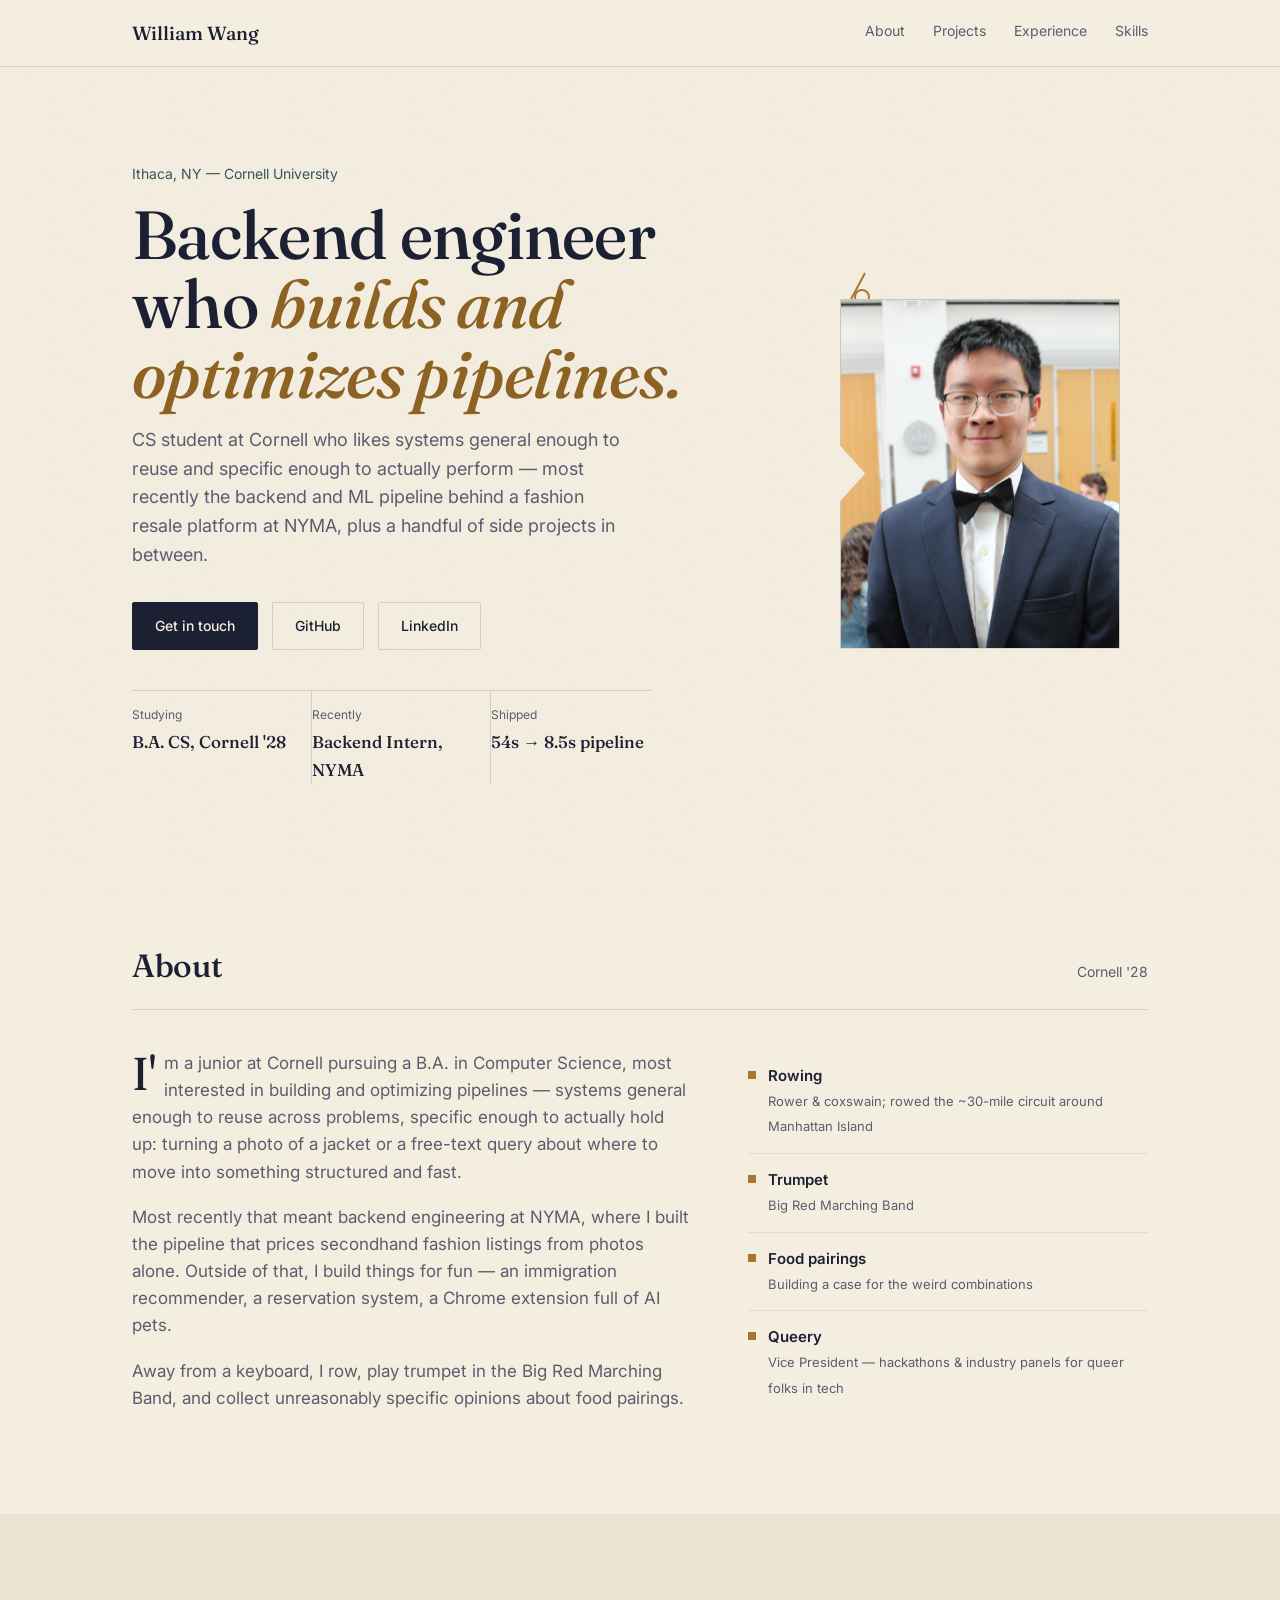
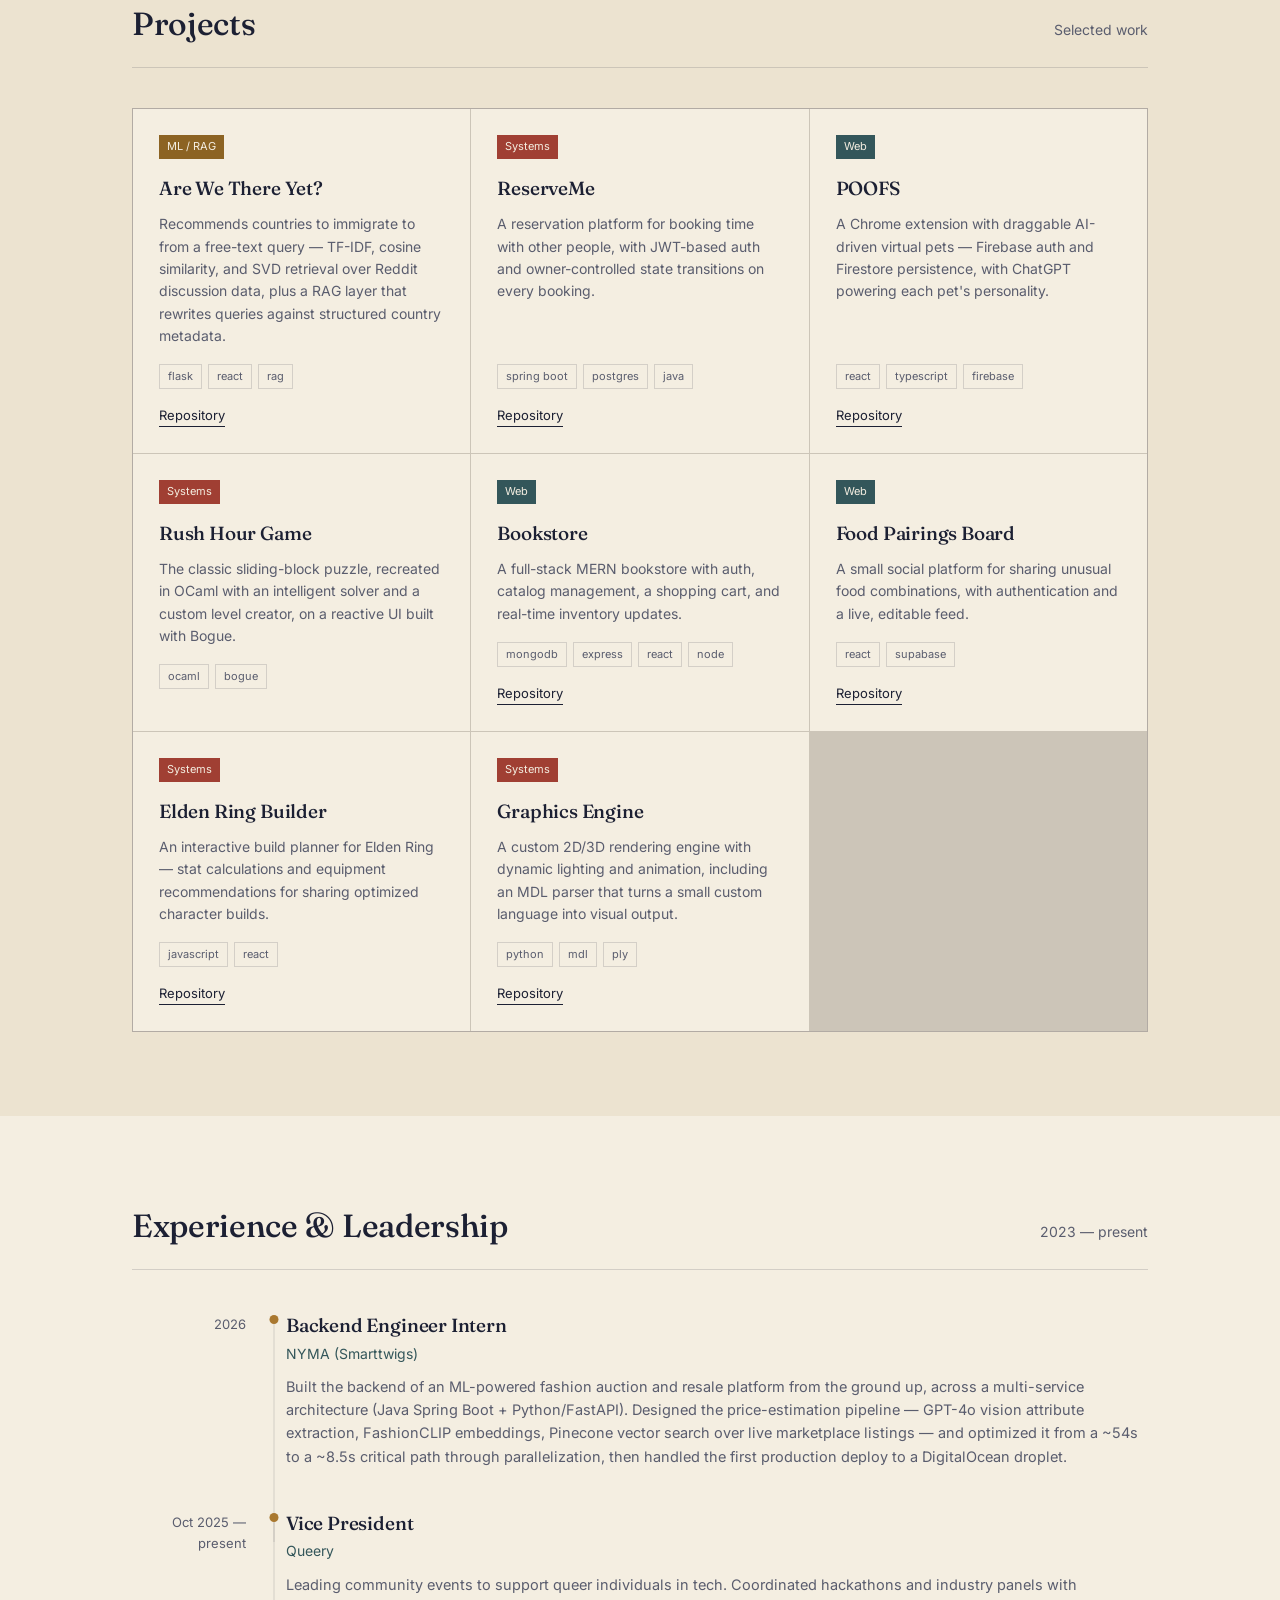
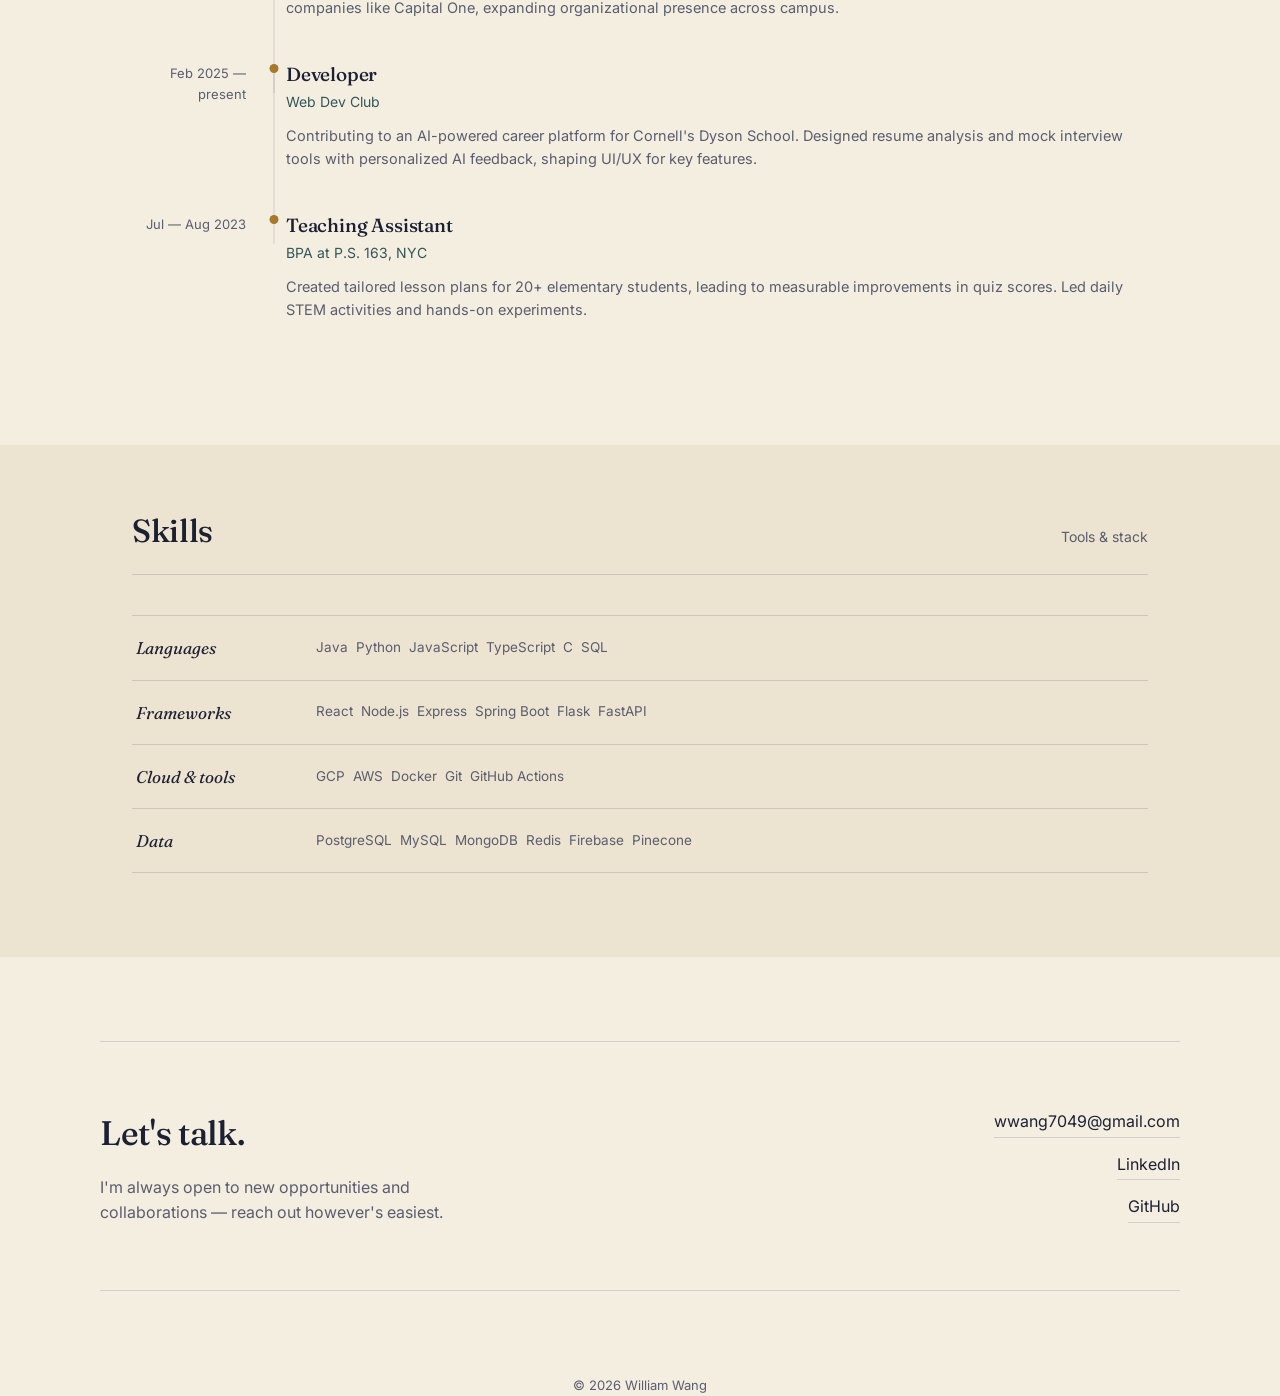
<file: index.html>
<!DOCTYPE html>
<html lang="en">
<head>
<meta charset="UTF-8" />
<meta name="viewport" content="width=device-width, initial-scale=1.0" />
<title>William Wang | Portfolio</title>
<link rel="preconnect" href="https://fonts.googleapis.com">
<link rel="preconnect" href="https://fonts.gstatic.com" crossorigin>
<link href="https://fonts.googleapis.com/css2?family=Fraunces:ital,opsz,wght@0,9..144,400;0,9..144,500;0,9..144,600;1,9..144,500&family=Inter:wght@400;500;600&display=swap" rel="stylesheet">
<style>
  :root {
    --paper: #F4EEE1;
    --paper-deep: #ECE3D0;
    --ink: #1C2033;
    --ink-soft: #5A5D6E;
    --brass: #A9782F;
    --brass-deep: #8C6323;
    --teal: #33565A;
    --thread: #A03F33;
    --line: rgba(28, 32, 51, 0.15);
    --line-soft: rgba(28, 32, 51, 0.08);
  }

  * { box-sizing: border-box; }

  html { scroll-behavior: smooth; }

  body {
    margin: 0;
    background: var(--paper);
    color: var(--ink);
    font-family: 'Inter', -apple-system, sans-serif;
    font-size: 16px;
    line-height: 1.6;
    position: relative;
  }

  /* subtle paper grain */
  body::before {
    content: '';
    position: fixed;
    inset: 0;
    z-index: 0;
    pointer-events: none;
    opacity: 0.045;
    mix-blend-mode: multiply;
    background-image: url("data:image/svg+xml;utf8,<svg xmlns='http://www.w3.org/2000/svg' width='120' height='120'><filter id='n'><feTurbulence type='fractalNoise' baseFrequency='0.9' numOctaves='2' stitchTiles='stitch'/></filter><rect width='100%25' height='100%25' filter='url(%23n)'/></svg>");
  }

  h1, h2, h3 {
    font-family: 'Fraunces', serif;
    font-weight: 500;
    margin: 0;
    color: var(--ink);
    letter-spacing: -0.01em;
  }

  a { color: inherit; text-decoration: none; }

  .wrap {
    max-width: 1080px;
    margin: 0 auto;
    padding: 0 32px;
    position: relative;
    z-index: 1;
  }

  :focus-visible {
    outline: 2px solid var(--brass);
    outline-offset: 3px;
  }

  /* ---------- NAV ---------- */
  nav {
    position: sticky;
    top: 0;
    z-index: 40;
    background: var(--paper);
    border-bottom: 1px solid var(--line);
  }
  .nav-inner {
    max-width: 1080px;
    margin: 0 auto;
    padding: 18px 32px;
    display: flex;
    justify-content: space-between;
    align-items: center;
  }
  .nav-mark {
    font-family: 'Fraunces', serif;
    font-size: 19px;
    font-weight: 500;
  }
  .nav-links { display: flex; gap: 28px; }
  .nav-links a {
    font-size: 14px;
    color: var(--ink-soft);
    padding-bottom: 3px;
    border-bottom: 1px solid transparent;
    transition: color 0.2s ease, border-color 0.2s ease;
  }
  .nav-links a:hover,
  .nav-links a.active {
    color: var(--ink);
    border-color: var(--brass);
  }

  /* ---------- HERO ---------- */
  header.hero {
    padding: 96px 0 72px;
  }
  .hero-grid {
    display: grid;
    grid-template-columns: 1.3fr 0.7fr;
    gap: 56px;
    align-items: center;
  }
  .hero-eyebrow {
    font-size: 14px;
    color: var(--teal);
    margin-bottom: 14px;
  }
  .hero-title {
    font-size: clamp(42px, 6vw, 68px);
    line-height: 1.02;
    margin-bottom: 18px;
  }
  .hero-title em {
    font-style: italic;
    color: var(--brass-deep);
  }
  .hero-sub {
    font-size: 18px;
    color: var(--ink-soft);
    max-width: 46ch;
    margin-bottom: 32px;
  }
  .hero-actions { display: flex; gap: 14px; flex-wrap: wrap; margin-bottom: 40px; }
  .btn {
    display: inline-block;
    font-size: 14px;
    font-weight: 500;
    padding: 12px 22px;
    border-radius: 2px;
    border: 1px solid var(--ink);
    transition: background 0.2s ease, color 0.2s ease, border-color 0.2s ease;
  }
  .btn-solid {
    background: var(--ink);
    color: var(--paper);
  }
  .btn-solid:hover { background: var(--brass-deep); border-color: var(--brass-deep); }
  .btn-line { color: var(--ink); border-color: var(--line); }
  .btn-line:hover { border-color: var(--ink); }

  .hero-facts {
    display: flex;
    border-top: 1px solid var(--line);
    max-width: 520px;
  }
  .hero-fact {
    flex: 1;
    padding: 14px 18px 0 0;
    border-right: 1px solid var(--line);
  }
  .hero-fact:last-child { border-right: none; padding-right: 0; }
  .hero-fact span {
    display: block;
    font-size: 12px;
    color: var(--ink-soft);
    margin-bottom: 4px;
  }
  .hero-fact strong {
    font-family: 'Fraunces', serif;
    font-weight: 500;
    font-size: 17px;
  }

  /* tag-frame photo */
  .tag-frame {
    position: relative;
    max-width: 280px;
    margin: 0 auto;
    transform: rotate(-2deg);
  }
  .tag-frame img {
    display: block;
    width: 100%;
    aspect-ratio: 4 / 5;
    object-fit: cover;
    background: var(--paper-deep);
    border: 1px solid var(--line);
    clip-path: polygon(0 0, 100% 0, 100% 100%, 0 100%, 0 58%, 9% 50%, 0 42%);
  }
  .tag-grommet {
    position: absolute;
    top: -10px;
    left: 14px;
    width: 16px;
    height: 16px;
    border-radius: 50%;
    border: 2px solid var(--brass);
    background: var(--paper);
  }
  .tag-thread {
    position: absolute;
    top: -26px;
    left: 24px;
    width: 2px;
    height: 34px;
    background: var(--brass);
    transform: rotate(28deg);
    transform-origin: top;
  }

  @media (prefers-reduced-motion: no-preference) {
    .hero-title, .hero-sub, .hero-actions, .hero-facts, .tag-frame {
      animation: rise 0.7s ease-out both;
    }
    .hero-sub { animation-delay: 0.08s; }
    .hero-actions { animation-delay: 0.16s; }
    .hero-facts { animation-delay: 0.22s; }
    .tag-frame { animation-delay: 0.1s; }
  }
  @keyframes rise {
    from { opacity: 0; transform: translateY(16px); }
    to { opacity: 1; transform: translateY(0); }
  }

  /* ---------- SECTION HEADERS ---------- */
  section { padding: 84px 0; }
  .section-head {
    display: flex;
    justify-content: space-between;
    align-items: baseline;
    margin-bottom: 40px;
    border-bottom: 1px solid var(--line);
    padding-bottom: 18px;
  }
  .section-head h2 { font-size: 32px; }
  .section-head span {
    font-size: 14px;
    color: var(--ink-soft);
  }

  /* ---------- ABOUT ---------- */
  .about-grid {
    display: grid;
    grid-template-columns: 1.4fr 1fr;
    gap: 56px;
  }
  .about-grid p {
    font-size: 17px;
    color: var(--ink-soft);
    margin: 0 0 18px;
  }
  .about-grid p:first-child::first-letter {
    font-family: 'Fraunces', serif;
    font-size: 46px;
    color: var(--ink);
    float: left;
    line-height: 0.85;
    margin: 4px 8px 0 0;
  }
  .notes { list-style: none; margin: 0; padding: 0; }
  .notes li {
    display: flex;
    gap: 12px;
    padding: 14px 0;
    border-top: 1px solid var(--line-soft);
  }
  .notes li:first-child { border-top: none; }
  .note-mark {
    width: 8px;
    height: 8px;
    margin-top: 7px;
    flex-shrink: 0;
    background: var(--brass);
  }
  .notes strong { display: block; font-size: 15px; font-weight: 600; }
  .notes small { color: var(--ink-soft); font-size: 13px; }

  /* ---------- PROJECTS ---------- */
  .project-grid {
    display: grid;
    grid-template-columns: repeat(3, 1fr);
    gap: 1px;
    background: var(--line);
    border: 1px solid var(--line);
  }
  .project-card {
    background: var(--paper);
    padding: 26px;
    display: flex;
    flex-direction: column;
    position: relative;
    transition: background 0.25s ease;
  }
  .project-card:hover { background: var(--paper-deep); }
  .tab {
    display: inline-block;
    font-size: 11px;
    color: var(--paper);
    padding: 3px 8px;
    margin-bottom: 14px;
    align-self: flex-start;
  }
  .tab-web { background: var(--teal); }
  .tab-ml { background: var(--brass-deep); }
  .tab-systems { background: var(--thread); }
  .project-card h3 { font-size: 19px; margin-bottom: 10px; }
  .project-card p {
    font-size: 14px;
    color: var(--ink-soft);
    flex-grow: 1;
    margin: 0 0 16px;
  }
  .project-links { display: flex; justify-content: space-between; align-items: center; }
  .project-links a {
    font-size: 13px;
    color: var(--ink);
    border-bottom: 1px solid var(--ink);
  }
  .chip-row { display: flex; flex-wrap: wrap; gap: 6px; margin-bottom: 16px; }
  .chip {
    font-size: 11px;
    color: var(--ink-soft);
    border: 1px solid var(--line);
    padding: 3px 8px;
  }

  /* ---------- EXPERIENCE ---------- */
  .timeline { position: relative; }
  .tl-item {
    display: grid;
    grid-template-columns: 130px 24px 1fr;
    gap: 0;
  }
  .tl-date {
    font-size: 13px;
    color: var(--ink-soft);
    padding: 4px 16px 40px 0;
    text-align: right;
  }
  .tl-rail { position: relative; }
  .tl-rail::before {
    content: '';
    position: absolute;
    left: 50%;
    top: 6px;
    bottom: -34px;
    width: 1px;
    background: var(--line);
    transform: translateX(-50%);
  }
  .tl-item:last-child .tl-rail::before { display: none; }
  .tl-dot {
    width: 9px;
    height: 9px;
    border-radius: 50%;
    background: var(--brass);
    position: absolute;
    left: 50%;
    top: 5px;
    transform: translateX(-50%);
  }
  .tl-content { padding-bottom: 40px; }
  .tl-content h3 { font-size: 19px; margin-bottom: 2px; }
  .tl-content .role-org { font-size: 14px; color: var(--teal); margin-bottom: 10px; }
  .tl-content p { font-size: 14.5px; color: var(--ink-soft); margin: 0; }

  /* ---------- SKILLS ---------- */
  .ledger { border-top: 1px solid var(--line); }
  .ledger-row {
    display: grid;
    grid-template-columns: 160px 1fr;
    gap: 24px;
    padding: 18px 0;
    border-bottom: 1px solid var(--line);
  }
  .ledger-row:nth-child(even) { background: var(--paper-deep); }
  .ledger-row > div:first-child {
    font-family: 'Fraunces', serif;
    font-style: italic;
    font-size: 17px;
    padding-left: 4px;
  }
  .ledger-skills { display: flex; flex-wrap: wrap; gap: 8px; align-items: center; }
  .ledger-skills span {
    font-size: 13.5px;
    color: var(--ink-soft);
  }
  .ledger-skills span:not(:last-child)::after {
    content: '';
  }

  /* ---------- CONTACT ---------- */
  .contact-block {
    border-top: 1px solid var(--line);
    border-bottom: 1px solid var(--line);
    padding: 64px 0;
    display: grid;
    grid-template-columns: 1.3fr 0.7fr;
    gap: 40px;
    align-items: center;
  }
  .contact-block h2 { font-size: 34px; margin-bottom: 14px; }
  .contact-block p { color: var(--ink-soft); font-size: 16px; max-width: 42ch; margin: 0; }
  .contact-links { display: flex; flex-direction: column; gap: 14px; align-items: flex-end; }
  .contact-links a {
    font-size: 16px;
    border-bottom: 1px solid var(--line);
    padding-bottom: 2px;
    transition: border-color 0.2s ease;
  }
  .contact-links a:hover { border-color: var(--brass); }

  footer {
    padding: 28px 0 40px;
    text-align: center;
    font-size: 13px;
    color: var(--ink-soft);
  }

  @media (max-width: 760px) {
    .hero-grid, .about-grid, .contact-block { grid-template-columns: 1fr; }
    .tag-frame { order: -1; max-width: 200px; }
    .project-grid { grid-template-columns: 1fr; }
    .contact-links { align-items: flex-start; }
    .tl-item { grid-template-columns: 90px 20px 1fr; }
    .ledger-row { grid-template-columns: 1fr; gap: 6px; }
  }
</style>
</head>
<body>

  <nav>
    <div class="nav-inner">
      <div class="nav-mark">William Wang</div>
      <div class="nav-links">
        <a href="#about">About</a>
        <a href="#projects">Projects</a>
        <a href="#experience">Experience</a>
        <a href="#skills">Skills</a>
      </div>
    </div>
  </nav>

  <header class="hero">
    <div class="wrap hero-grid">
      <div>
        <div class="hero-eyebrow">Ithaca, NY — Cornell University</div>
        <h1 class="hero-title">Backend engineer who <em>builds and optimizes pipelines.</em></h1>
        <p class="hero-sub">CS student at Cornell who likes systems general enough to reuse and specific enough to actually perform — most recently the backend and ML pipeline behind a fashion resale platform at NYMA, plus a handful of side projects in between.</p>
        <div class="hero-actions">
          <a href="mailto:wwang7049@gmail.com" class="btn btn-solid">Get in touch</a>
          <a href="https://github.com/wwang40" class="btn btn-line">GitHub</a>
          <a href="https://www.linkedin.com/in/william-wang-a7640725a/" class="btn btn-line">LinkedIn</a>
        </div>
        <div class="hero-facts">
          <div class="hero-fact"><span>Studying</span><strong>B.A. CS, Cornell '28</strong></div>
          <div class="hero-fact"><span>Recently</span><strong>Backend Intern, NYMA</strong></div>
          <div class="hero-fact"><span>Shipped</span><strong>54s → 8.5s pipeline</strong></div>
        </div>
      </div>
      <div class="tag-frame">
        <div class="tag-thread"></div>
        <div class="tag-grommet"></div>
        <img src="headshot.jpg" alt="William Wang" />
      </div>
    </div>
  </header>

  <section id="about">
    <div class="wrap">
      <div class="section-head">
        <h2>About</h2>
        <span>Cornell '28</span>
      </div>
      <div class="about-grid">
        <div>
          <p>I'm a junior at Cornell pursuing a B.A. in Computer Science, most interested in building and optimizing pipelines — systems general enough to reuse across problems, specific enough to actually hold up: turning a photo of a jacket or a free-text query about where to move into something structured and fast.</p>
          <p>Most recently that meant backend engineering at NYMA, where I built the pipeline that prices secondhand fashion listings from photos alone. Outside of that, I build things for fun — an immigration recommender, a reservation system, a Chrome extension full of AI pets.</p>
          <p>Away from a keyboard, I row, play trumpet in the Big Red Marching Band, and collect unreasonably specific opinions about food pairings.</p>
        </div>
        <ul class="notes">
          <li>
            <span class="note-mark"></span>
            <div><strong>Rowing</strong><small>Rower & coxswain; rowed the ~30-mile circuit around Manhattan Island</small></div>
          </li>
          <li>
            <span class="note-mark"></span>
            <div><strong>Trumpet</strong><small>Big Red Marching Band</small></div>
          </li>
          <li>
            <span class="note-mark"></span>
            <div><strong>Food pairings</strong><small>Building a case for the weird combinations</small></div>
          </li>
          <li>
            <span class="note-mark"></span>
            <div><strong>Queery</strong><small>Vice President — hackathons & industry panels for queer folks in tech</small></div>
          </li>
        </ul>
      </div>
    </div>
  </section>

  <section id="projects" style="background: var(--paper-deep);">
    <div class="wrap">
      <div class="section-head">
        <h2>Projects</h2>
        <span>Selected work</span>
      </div>
      <div class="project-grid">

        <div class="project-card">
          <span class="tab tab-ml">ML / RAG</span>
          <h3>Are We There Yet?</h3>
          <p>Recommends countries to immigrate to from a free-text query — TF-IDF, cosine similarity, and SVD retrieval over Reddit discussion data, plus a RAG layer that rewrites queries against structured country metadata.</p>
          <div class="chip-row"><span class="chip">flask</span><span class="chip">react</span><span class="chip">rag</span></div>
          <div class="project-links"><a href="https://github.com/doomcodingbryan/AreWeThereYet" target="_blank" rel="noopener noreferrer">Repository</a></div>
        </div>

        <div class="project-card">
          <span class="tab tab-systems">Systems</span>
          <h3>ReserveMe</h3>
          <p>A reservation platform for booking time with other people, with JWT-based auth and owner-controlled state transitions on every booking.</p>
          <div class="chip-row"><span class="chip">spring boot</span><span class="chip">postgres</span><span class="chip">java</span></div>
          <div class="project-links"><a href="https://github.com/wwang40/ReserveMe" target="_blank" rel="noopener noreferrer">Repository</a></div>
        </div>

        <div class="project-card">
          <span class="tab tab-web">Web</span>
          <h3>POOFS</h3>
          <p>A Chrome extension with draggable AI-driven virtual pets — Firebase auth and Firestore persistence, with ChatGPT powering each pet's personality.</p>
          <div class="chip-row"><span class="chip">react</span><span class="chip">typescript</span><span class="chip">firebase</span></div>
          <div class="project-links"><a href="https://github.com/wwang40/Project-Poofs" target="_blank" rel="noopener noreferrer">Repository</a></div>
        </div>

        <div class="project-card">
          <span class="tab tab-systems">Systems</span>
          <h3>Rush Hour Game</h3>
          <p>The classic sliding-block puzzle, recreated in OCaml with an intelligent solver and a custom level creator, on a reactive UI built with Bogue.</p>
          <div class="chip-row"><span class="chip">ocaml</span><span class="chip">bogue</span></div>
          <div class="project-links"><span></span></div>
        </div>

        <div class="project-card">
          <span class="tab tab-web">Web</span>
          <h3>Bookstore</h3>
          <p>A full-stack MERN bookstore with auth, catalog management, a shopping cart, and real-time inventory updates.</p>
          <div class="chip-row"><span class="chip">mongodb</span><span class="chip">express</span><span class="chip">react</span><span class="chip">node</span></div>
          <div class="project-links"><a href="https://github.com/wwang40/Bookstore" target="_blank" rel="noopener noreferrer">Repository</a></div>
        </div>

        <div class="project-card">
          <span class="tab tab-web">Web</span>
          <h3>Food Pairings Board</h3>
          <p>A small social platform for sharing unusual food combinations, with authentication and a live, editable feed.</p>
          <div class="chip-row"><span class="chip">react</span><span class="chip">supabase</span></div>
          <div class="project-links"><a href="https://github.com/wwang40/Weird-Food-Parings" target="_blank" rel="noopener noreferrer">Repository</a></div>
        </div>

        <div class="project-card">
          <span class="tab tab-systems">Systems</span>
          <h3>Elden Ring Builder</h3>
          <p>An interactive build planner for Elden Ring — stat calculations and equipment recommendations for sharing optimized character builds.</p>
          <div class="chip-row"><span class="chip">javascript</span><span class="chip">react</span></div>
          <div class="project-links"><a href="https://github.com/wwang40/Elden-Ring-Builds" target="_blank" rel="noopener noreferrer">Repository</a></div>
        </div>

        <div class="project-card">
          <span class="tab tab-systems">Systems</span>
          <h3>Graphics Engine</h3>
          <p>A custom 2D/3D rendering engine with dynamic lighting and animation, including an MDL parser that turns a small custom language into visual output.</p>
          <div class="chip-row"><span class="chip">python</span><span class="chip">mdl</span><span class="chip">ply</span></div>
          <div class="project-links"><a href="https://github.com/wwang40/graphics-eng" target="_blank" rel="noopener noreferrer">Repository</a></div>
        </div>

      </div>
    </div>
  </section>

  <section id="experience">
    <div class="wrap">
      <div class="section-head">
        <h2>Experience & Leadership</h2>
        <span>2023 — present</span>
      </div>
      <div class="timeline">

        <div class="tl-item">
          <div class="tl-date">2026</div>
          <div class="tl-rail"><div class="tl-dot"></div></div>
          <div class="tl-content">
            <h3>Backend Engineer Intern</h3>
            <div class="role-org">NYMA (Smarttwigs)</div>
            <p>Built the backend of an ML-powered fashion auction and resale platform from the ground up, across a multi-service architecture (Java Spring Boot + Python/FastAPI). Designed the price-estimation pipeline — GPT-4o vision attribute extraction, FashionCLIP embeddings, Pinecone vector search over live marketplace listings — and optimized it from a ~54s to a ~8.5s critical path through parallelization, then handled the first production deploy to a DigitalOcean droplet.</p>
          </div>
        </div>

        <div class="tl-item">
          <div class="tl-date">Oct 2025 — present</div>
          <div class="tl-rail"><div class="tl-dot"></div></div>
          <div class="tl-content">
            <h3>Vice President</h3>
            <div class="role-org">Queery</div>
            <p>Leading community events to support queer individuals in tech. Coordinated hackathons and industry panels with companies like Capital One, expanding organizational presence across campus.</p>
          </div>
        </div>

        <div class="tl-item">
          <div class="tl-date">Feb 2025 — present</div>
          <div class="tl-rail"><div class="tl-dot"></div></div>
          <div class="tl-content">
            <h3>Developer</h3>
            <div class="role-org">Web Dev Club</div>
            <p>Contributing to an AI-powered career platform for Cornell's Dyson School. Designed resume analysis and mock interview tools with personalized AI feedback, shaping UI/UX for key features.</p>
          </div>
        </div>

        <div class="tl-item">
          <div class="tl-date">Jul — Aug 2023</div>
          <div class="tl-rail"><div class="tl-dot"></div></div>
          <div class="tl-content">
            <h3>Teaching Assistant</h3>
            <div class="role-org">BPA at P.S. 163, NYC</div>
            <p>Created tailored lesson plans for 20+ elementary students, leading to measurable improvements in quiz scores. Led daily STEM activities and hands-on experiments.</p>
          </div>
        </div>

      </div>
    </div>
  </section>

  <section id="skills" style="background: var(--paper-deep); padding-top: 60px;">
    <div class="wrap">
      <div class="section-head">
        <h2>Skills</h2>
        <span>Tools & stack</span>
      </div>
      <div class="ledger">
        <div class="ledger-row">
          <div>Languages</div>
          <div class="ledger-skills"><span>Java</span><span>Python</span><span>JavaScript</span><span>TypeScript</span><span>C</span><span>SQL</span></div>
        </div>
        <div class="ledger-row">
          <div>Frameworks</div>
          <div class="ledger-skills"><span>React</span><span>Node.js</span><span>Express</span><span>Spring Boot</span><span>Flask</span><span>FastAPI</span></div>
        </div>
        <div class="ledger-row">
          <div>Cloud & tools</div>
          <div class="ledger-skills"><span>GCP</span><span>AWS</span><span>Docker</span><span>Git</span><span>GitHub Actions</span></div>
        </div>
        <div class="ledger-row">
          <div>Data</div>
          <div class="ledger-skills"><span>PostgreSQL</span><span>MySQL</span><span>MongoDB</span><span>Redis</span><span>Firebase</span><span>Pinecone</span></div>
        </div>
      </div>
    </div>
  </section>

  <section>
    <div class="wrap contact-block">
      <div>
        <h2>Let's talk.</h2>
        <p>I'm always open to new opportunities and collaborations — reach out however's easiest.</p>
      </div>
      <div class="contact-links">
        <a href="mailto:wwang7049@gmail.com">wwang7049@gmail.com</a>
        <a href="https://www.linkedin.com/in/william-wang-a7640725a/" target="_blank" rel="noopener noreferrer">LinkedIn</a>
        <a href="https://github.com/wwang40" target="_blank" rel="noopener noreferrer">GitHub</a>
      </div>
    </div>
  </section>

  <footer class="wrap">
    © 2026 William Wang
  </footer>

  <script>
    document.querySelectorAll('a[href^="#"]').forEach(anchor => {
      anchor.addEventListener('click', function (e) {
        e.preventDefault();
        const target = document.querySelector(this.getAttribute('href'));
        if (target) target.scrollIntoView({ behavior: 'smooth', block: 'start' });
      });
    });

    const sections = document.querySelectorAll('section[id]');
    const navLinks = document.querySelectorAll('.nav-links a');
    window.addEventListener('scroll', () => {
      let current = '';
      sections.forEach(section => {
        if (pageYOffset >= section.offsetTop - 120) current = section.getAttribute('id');
      });
      navLinks.forEach(link => {
        link.classList.toggle('active', link.getAttribute('href') === `#${current}`);
      });
    });
  </script>
</body>
</html>
</file>
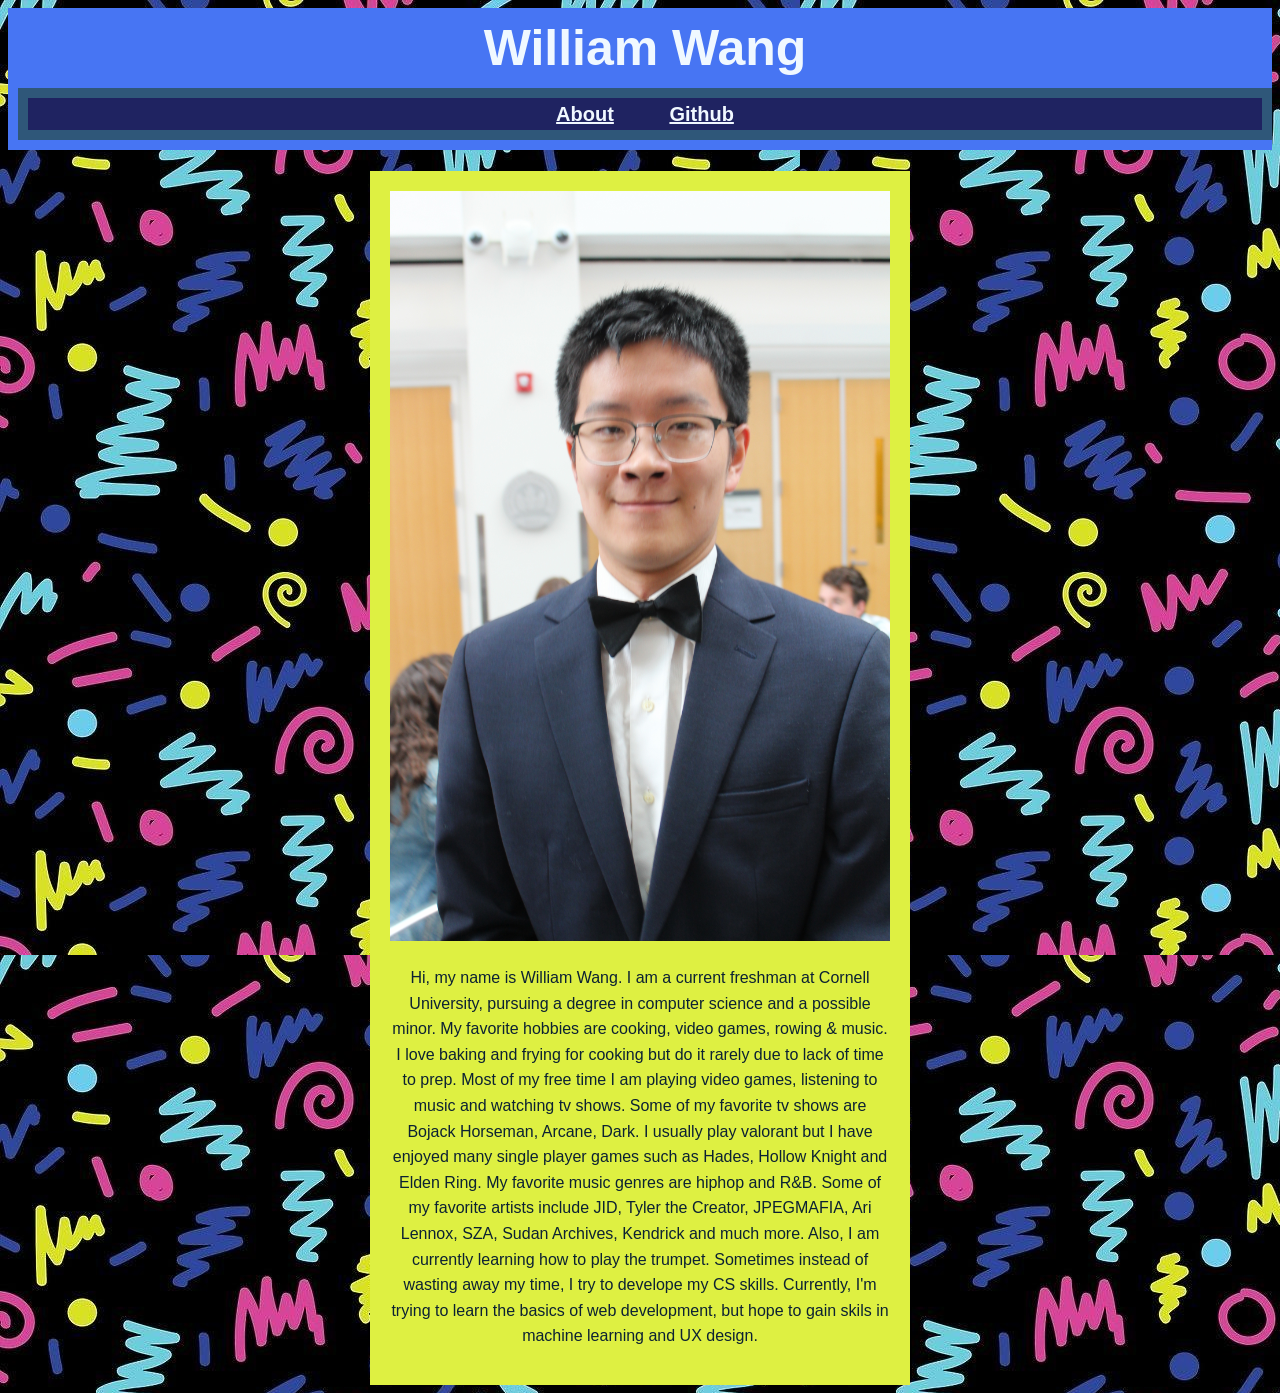
<file: portfolio_Main.html>
<!DOCTYPE html>
<html lang="en">
<head>
    <meta charset="UTF-8">
    <meta name="viewport" content="width=device-width, initial-scale=1.0">
    <title>Document</title>
    <link rel="stylesheet" href="portfolio.css">
    <link rel="script" href="portfolio.js">
</head>
<body style="background-color: whitesmoke;">
    <h1>
        <name id="name">William Wang</name>
        <br id="hotbar-break">
        <div id="links">
        <a class="hotbar" href="https://github.com/wwang40">About</a>

        <a class="hotbar" href="https://github.com/wwang40">Github</a>
        </div>
    </h1>
    <div id="aboutme">
        <img id="headshot" src="headshot.jpg"></img>
     <p style="color: rgb(12, 33, 51);">Hi, my name is William Wang. 
        I am a current freshman at Cornell University, pursuing a degree in computer science and a possible minor. 
        My favorite hobbies are cooking, video games, rowing & music. 
        I love baking and frying for cooking but do it rarely due to lack of time to prep. 
        Most of my free time I am playing video games, listening to music and watching tv shows.
        Some of my favorite tv shows are Bojack Horseman, Arcane, Dark.  
        I usually play valorant but I have enjoyed many single player games such as Hades, Hollow Knight and Elden Ring. 
        My favorite music genres are hiphop and R&B. Some of my favorite artists include JID,  Tyler the Creator, JPEGMAFIA, Ari Lennox, SZA, Sudan Archives, Kendrick and much more. 
        Also, I am currently learning how to play the trumpet.
        Sometimes instead of wasting away my time, I try to develope my CS skills.
        Currently, I'm trying to learn the basics of web development, but hope to gain skils
        in machine learning and UX design.<p>
    </div>
</body>
</html>
</file>
<file: portfolio.css>
body {
	font-family:  Arial, Helvetica, sans-serif;
	background-image: url("background.jpg") !important;
	color: #fff;
	line-height: 1.6;
	text-align: center;
}

h1 {
    background-color: rgb(71, 117, 243);
    padding-left: 10px;
    padding-bottom: 10px;
    margin-top: 0;
    margin-left: 0;
    margin-right: 0;

}

name {
    font-size: 50px;
    color: aliceblue;

}

.hotbar{
    color: aliceblue;
    font-style: normal; 
    margin-left: 25px;
    margin-right: 25px;
}

#headshot{
    width: 500px;
}

#links{
    border: solid hsl(208, 44%, 33%);
    background-color: hsl(236, 52%, 25%);
    font-size: 20px;
    border-width: 10px;
    
}

#aboutme{
    background-color: rgb(222, 240, 66);
    text-align: center;
    margin: auto;
    width: 500px;
    padding: 20px;
}
</file>
